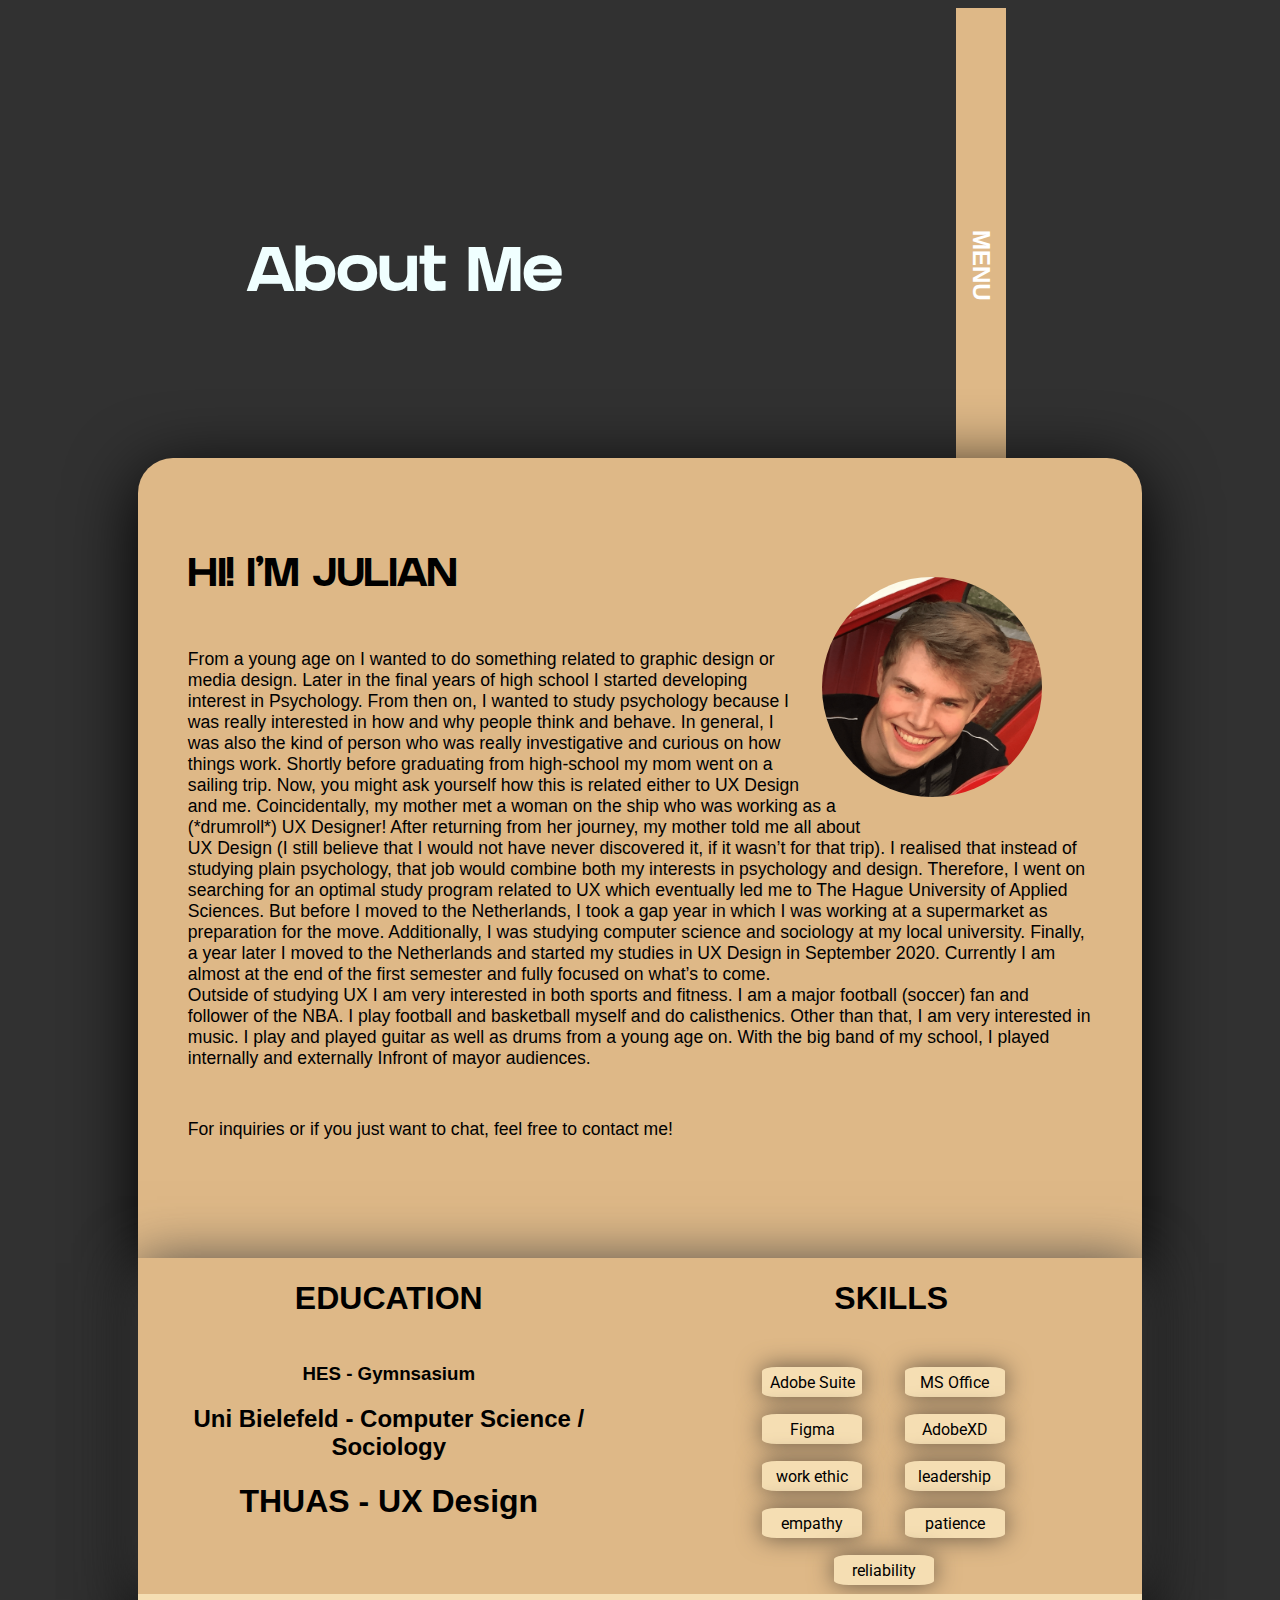
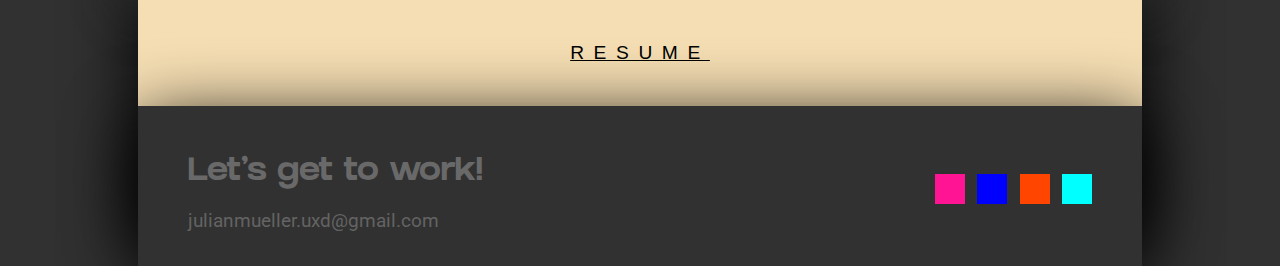
<file: aboutme.html>
<!DOCTYPE html>
<html>
    <head>
        <meta charset="utf-8">
        <title>JKM Portfolio - About Me</title>
        <link rel="stylesheet" href="aboutme.css">
        <meta name="viewport" content="width=device-width, initial-scale=1.0">
        <link href="https://fonts.googleapis.com/css2?family=Roboto:wght@400;500;700&display=swap" rel="stylesheet">
    </head>
    <body>
        <div class="titleCont">
            <div class="aboutMe">
                <h1 class="headerA">About Me</h1>
            </div>
            <div class="nav">
                <div class="bar">
                    <div class="menu">
                        <div class="links">
                            <h2 class="l"><span onclick="openM()">MENU</span></h2>
                        </div>
                    </div>
                </div>
            </div>
            <div id="yeet" class="menuOverlay">
                <a href="javascript:void(0)" class="closebtn" onclick="closeM()">&times;</a>
            <div class="menuLinks">
                <a href="index.html">HOME</a>
                <a href="index.html#content">PORTFOLIO</a>
                <a href="index.html#contact">CONTACT</a>
            </div>
            </div>
        <script>
            function openM () {
                    document.getElementById("yeet").style.height = "100%";
                }
                                        
            function closeM () {
                    document.getElementById("yeet").style.height = "0%";
                }
        </script>
        </div>
                <button id="button" onclick="toTop()" title="top"><div id="arrow">&#10132;</div></button>
        <script>
            mybutton = document.getElementById("button");

            window.onscroll = function() {scrollFunction()};

            function scrollFunction() {
                if (document.body.scrollTop > 20 || document.documentElement.scrollTop > 20) {
                 mybutton.style.display = "block";
                } else {
                    mybutton.style.display = "none";
                }
            }

            function toTop() {
                document.body.scrollTop = 0;
                document.documentElement.scrollTop = 0;
            }
        </script>
        <div class="content">
            <div class="box">
                <div class="intro">
                    <img src="pp.png" class="pp" sc>
                    <h1 class="header">HI! I'M JULIAN</h1>
                    <p class="text">From a young age on I wanted to do something related to graphic design or media design. Later in the final years of high school I started developing interest in Psychology. From then on, I wanted to study psychology because I was really interested in how and why people think and behave. In general, I was also the kind of person who was really investigative and curious on how things work. Shortly before graduating from high-school my mom went on a sailing trip. Now, you might ask yourself how this is related either to UX Design and me. Coincidentally, my mother met a woman on the ship who was working as a (*drumroll*) UX Designer! After returning from her journey, my mother told me all about UX Design (I still believe that I would not have never discovered it, if it wasn’t for that trip). I realised that instead of studying plain psychology, that job would combine both my interests in psychology and design. Therefore, I went on searching for an optimal study program related to UX which eventually led me to The Hague University of Applied Sciences. But before I moved to the Netherlands, I took a gap year in which I was working at a supermarket as preparation for the move. Additionally, I was studying computer science and sociology at my local university. Finally, a year later I moved to the Netherlands and started my studies in UX Design in September 2020. Currently I am almost at the end of the first semester and fully focused on what’s to come.<br>
                    Outside of studying UX I am very interested in both sports and fitness. I am a major football (soccer) fan and follower of the NBA. I play football and basketball myself and do calisthenics. Other than that, I am very interested in music. I play and played guitar as well as drums from a young age on. With the big band of my school, I played internally and externally Infront of mayor audiences.</p>
                    <p id="cont">For inquiries or if you just want to chat, feel free to contact me!</p>
                </div>
                <div class="eduskills">
                    <div class="edu">
                        <h1 class="edH">EDUCATION</h1>
                        <h3 class="edG">HES - Gymnsasium</h3>
                        <h2 class="edtext">Uni Bielefeld - Computer Science / Sociology</h2>
                        <h1 class="edtext">THUAS - UX Design</h1>
                    </div>
                    <div class="skills">
                        <h1 class="sk">SKILLS</h1>
                        <div class="ski">
                            <div class="skillIndex">
                                <p class="skill">Adobe Suite</p>
                            </div>
                            <div class="skillIndex">
                                <p class="skill">MS Office</p>
                            </div>
                            <div class="skillIndex">
                                <p class="skill">Figma</p>
                            </div>
                            <div class="skillIndex">
                                <p class="skill">AdobeXD</p>
                            </div>
                            <div class="skillIndex">
                                <p class="skill">work ethic</p>
                            </div>
                            <div class="skillIndex">
                                <p class="skill">leadership</p>
                            </div>
                            <div class="skillIndex">
                                <p class="skill">empathy</p>
                            </div>
                            <div class="skillIndex">
                            <p class="skill">patience</p>
                            </div>
                            <div class="skillIndex">
                                <p class="skill">reliability</p>
                            </div>
                        </div>
                    </div>
                </div>
                <div class="resume">
                    <div class="res">
                        <p class="r"><a href="Resume%20proto.pdf" target="_blank">RESUME</a></p>
                    </div>
                </div>
                <div class="social">
                    <div class="socialBox">
                        <div class="socialIcons">
                            <div class="twitter"></div>
                            <div class="insta"></div>
                            <div class="behance"></div>
                            <div class="dribbble"></div>
                        </div>
                        <h1 class="socialH">Let's get to work!</h1>
                        <p class="email"><a href="mailto:julianmueller.uxd@gmail.com" target="_blank">julianmueller.uxd@gmail.com</a></p>
                    </div>
                </div>
            </div>
        </div>
    </body>
</html>
</file>
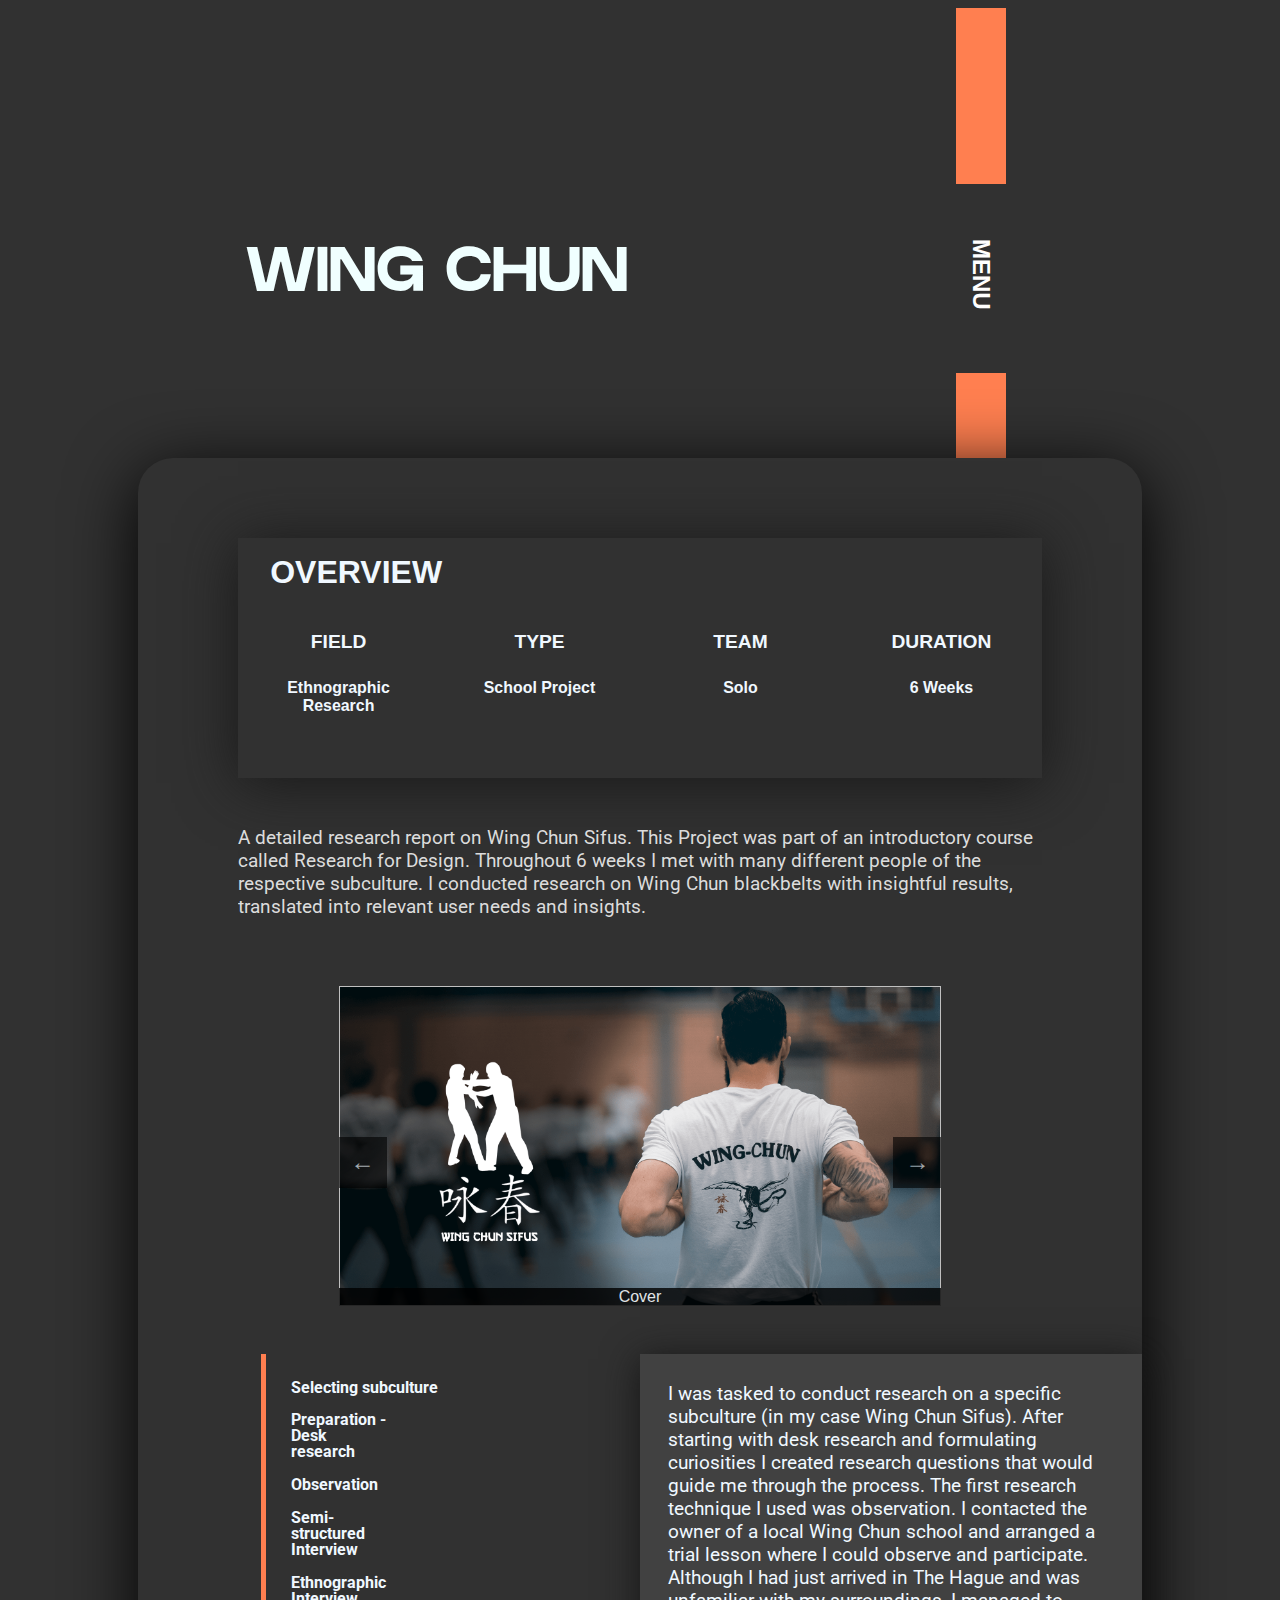
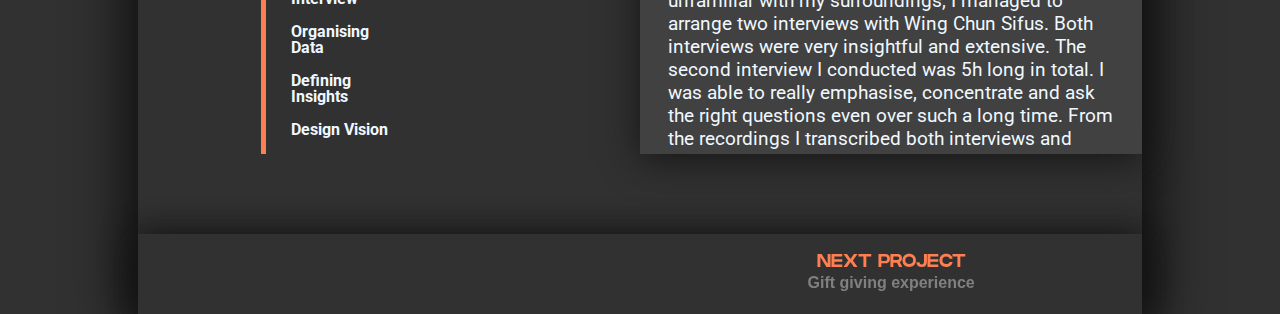
<file: project one.html>
<!DOCTYPE html>
<html>
    <head>
        <meta charset="utf-8">
        <title>JKM Portfolio - Project One</title>
        <link rel="stylesheet" href="project%20one.css">
        <meta name="viewport" content="width=device-width, initial-scale=1.0">
        <link href="https://fonts.googleapis.com/css2?family=Roboto:wght@400;500;700&display=swap" rel="stylesheet">
    </head>
    <body>
        <div id="yeet" class="menuOverlay">
            <a href="javascript:void(0)" class="closebtn" onclick="closeM()">&times;</a>
            <div class="menuLinks">
                <a href="index.html">HOME</a>
                <a href="aboutme.html">ABOUT ME</a>
                <a href="index.html#contact">CONTACT</a>
            </div>
        </div>
        <script>
            function openM () {
                    document.getElementById("yeet").style.height = "100%";
                }
                                        
            function closeM () {
                    document.getElementById("yeet").style.height = "0%";
                }
        </script>
        <div class="titleContent">
            <div class="projectOne">
                <h1 class="headerA">WING CHUN</h1>
            </div>
            <div class="nav">
                <div class="bar">
                    <div class="menu">
                        <div class="links">
                            <h2 class="l"><span onclick="openM()">MENU</span></h2>
                        </div>
                    </div>
                </div>
            </div>
        </div>
        <div class="content">
            <div class="box">
                <div class="overview">
                    <div class="ovCont">
                        <div class="ovHeader">
                            <h1 class="ovH">OVERVIEW</h1>
                        </div>
                        <div class="ovContent">
                            <div class="identity">
                                <h4 class="typeH">FIELD</h4>
                                <h5 class="type">Ethnographic Research</h5>
                            </div>
                            <div class="identity">
                                <h4 class="typeH">TYPE</h4>
                                <h5 class="type">School Project</h5>
                            </div>
                            <div class="identity">
                                <h4 class="typeH">TEAM</h4>
                                <h5 class="type">Solo</h5>
                            </div>
                            <div class="identity">
                                <h4 class="typeH">DURATION</h4>
                                <h5 class="type">6 Weeks</h5>
                            </div>
                        </div>
                    </div>
                </div>
                <div class="intro">
                    <div class="introContainer">
                        <p class="introtext">A detailed research report on Wing Chun Sifus. This Project was part of an introductory course called Research for Design. Throughout 6 weeks I met with many different people of the respective subculture. I conducted research on Wing Chun blackbelts with insightful results, translated into relevant user needs and insights.
                        </p>
                    </div>
                </div>
                <div class="pictures">
                    <div class="picContainer">
                        <div class="slide">
                            <img style="background-image: url(wing%20chun%20cover.png)">
                            <div class="imgDescr">Cover</div>
                        </div>
                        <div class="slide">
                            <img style="background-image: url(transcript1.png)">
                            <div class="imgDescr">Transcript - Semi-structured Interview</div>
                        </div>
                        <div class="slide">
                            <img style="background-image: url(transcript2.png)">
                            <div class="imgDescr">Rudimentary Transcript - Ethnographic Interview</div>
                        </div>
                        <div class="slide">
                            <img style="background-image: url(datacard.png)">
                            <div class="imgDescr">Datacard</div>
                        </div>
                        <div class="slide">
                            <img style="background-image: url(affinity.png)">
                            <div class="imgDescr">Affinity Diagram</div>
                        </div>
                        <div class="slide">
                            <img style="background-image: url(insights.png)">
                            <div class="imgDescr">Insights</div>
                        </div>
                           <div class="slide">
                            <img style="background-image: url(hmw.png)">
                            <div class="imgDescr">HMW questions + Sketches</div>
                        </div>
                        <a class="pre" onclick="nSlide(-1)">&#8592;</a>
                        <a class="ne" onclick="nSlide(1)">&#8594;</a>
                    </div>
                </div>
                <script>
                    var index = 1;
                    show(index);
                    
                    function nSlide(n) {
                        show(index += n);
                    }
                    
                    function show(n) {
                        var i;
                        var slides = document.getElementsByClassName("slide");
                        
                        if (n > slides.length) {
                            index = 1
                        }
                        if (n < 1) {
                            index = slides.length
                        }
                        for (i = 0; i < slides.length; i++) {
                            slides[i].style.display = "none";
                        }
                        slides[index-1].style.display = "block";
                    }
                </script>
                <div class="details">
                    <div class="timelineContainer">
                        <div class="timeline"></div>
                        <div class="teContainer">
                            <h5 class="indiTop">Selecting subculture</h5>
                            <h5 class="indi">Preparation - Desk research</h5>
                            <h5 class="indi">Observation</h5>
                            <h5 class="indi">Semi-structured Interview</h5>
                            <h5 class="indi">Ethnographic Interview</h5>
                            <h5 class="indi">Organising Data</h5>
                            <h5 class="indi">Defining Insights</h5>
                            <h5 class="indi">Design Vision</h5>
                        </div>
                    </div>
                    <div class="explanationContainer">
                        <p class="eP">I was tasked to conduct research on a specific subculture (in my case Wing Chun Sifus). After starting with desk research and formulating curiosities I created research questions that would guide me through the process. The first research technique I used was observation. I contacted the owner of a local Wing Chun school and arranged a trial lesson where I could observe and participate. Although I had just arrived in The Hague and was unfamiliar with my surroundings, I managed to arrange two interviews with Wing Chun Sifus. Both interviews were very insightful and extensive. The second interview I conducted was 5h long in total. I was able to really emphasise, concentrate and ask the right questions even over such a long time. 
                        From the recordings I transcribed both interviews and made affinity diagrams combining the findings. I used the diagram to identify clusters and connections. Then I translated the data gathered into relative insights. Lastly, I used these insights to formulate HMW questions which I translated into design directions. This concluded the first part of the course.</p>
                    </div>
                </div>
                <div class="nextUp">
                    <div class="skipContainer">
                        <div class="goBack">
                        </div>
                        <div class="next">
                            <div class="nC">
                                <h3 class="nextPro">NEXT PROJECT</h3>
                            </div>
                            <div class="pC">
                                <h4 class="proj"><a href="project%20two.html">Gift giving experience</a></h4>
                            </div>
                        </div>
                    </div>
                </div>
            </div>
        </div>
    </body>
</html>
</file>
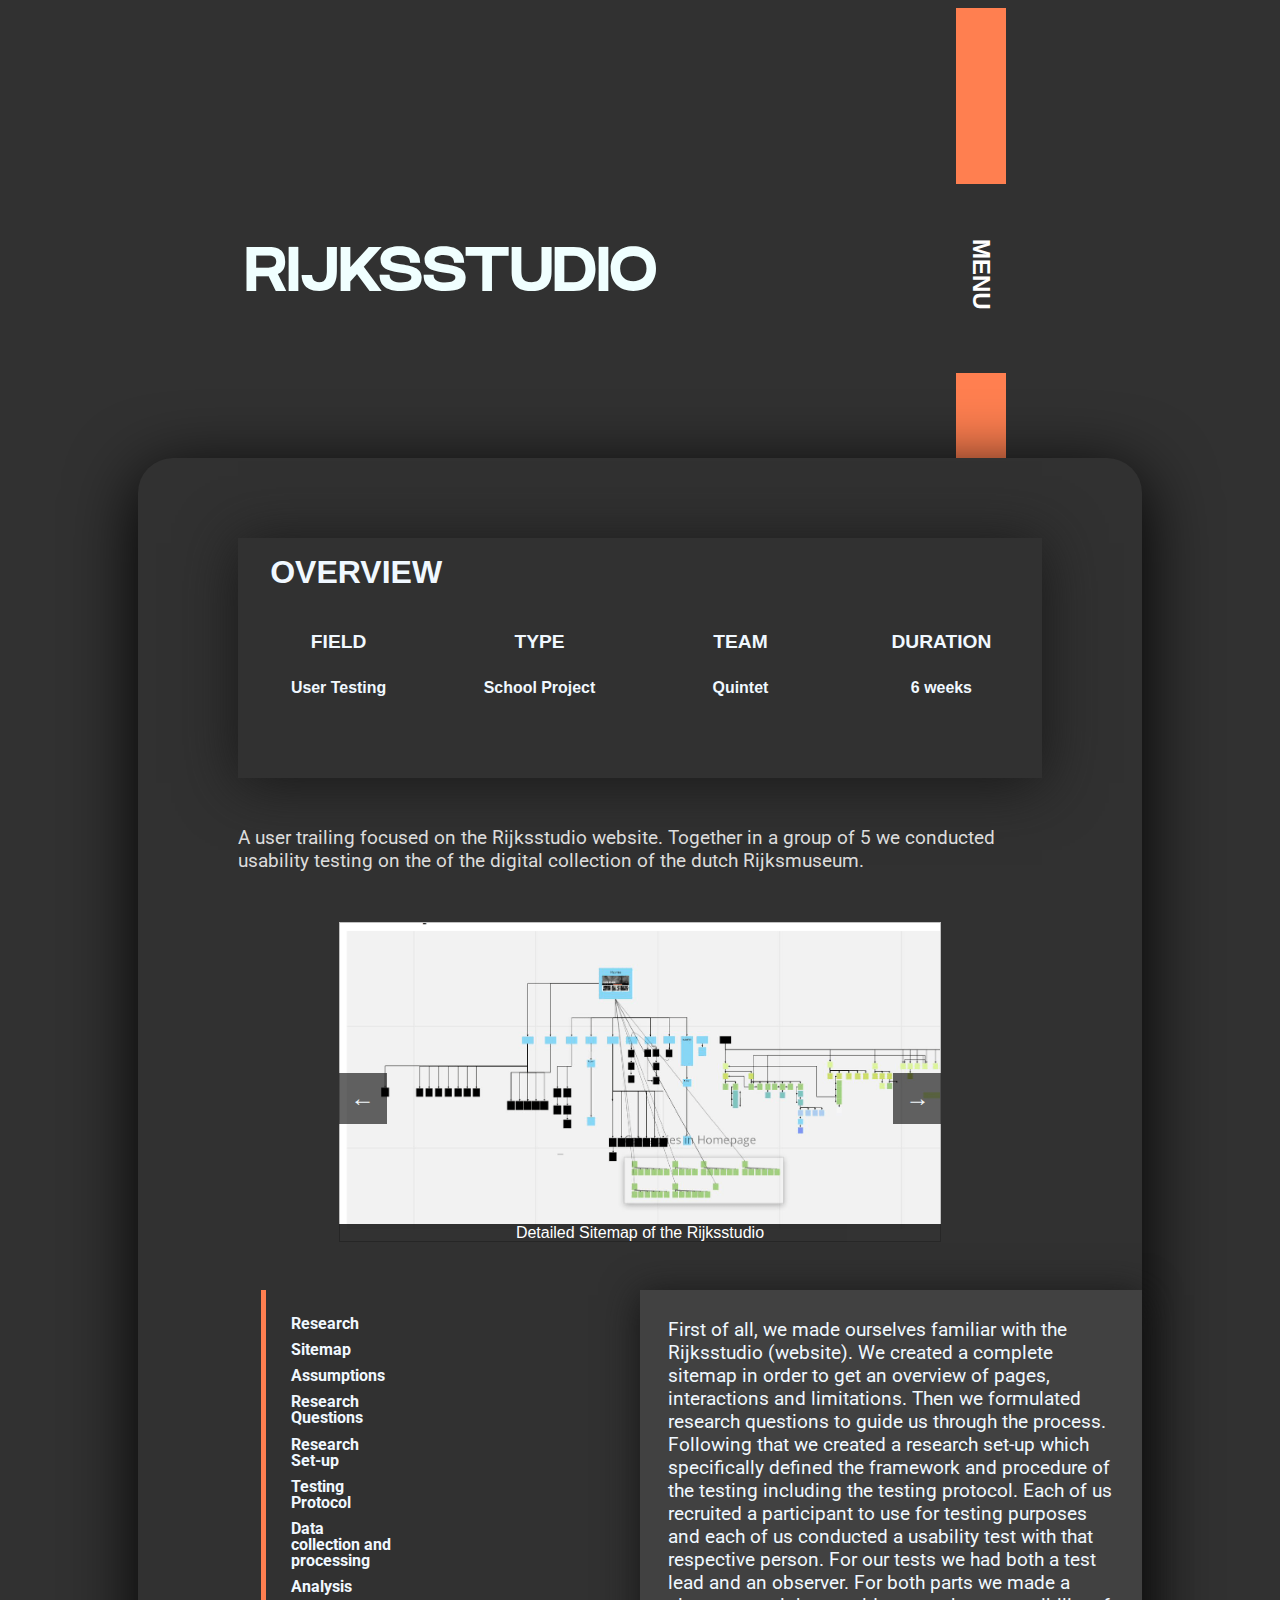
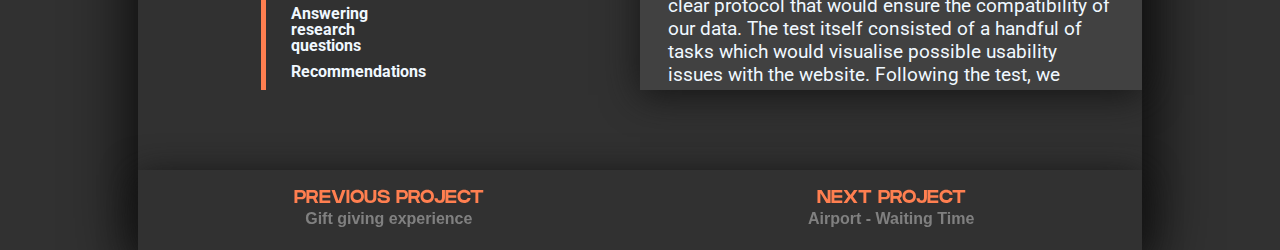
<file: project three.html>
<!DOCTYPE html>
<html>
    <head>
        <meta charset="utf-8">
        <title>JKM Portfolio - Project Three</title>
        <link rel="stylesheet" href="project%20three.css">
        <meta name="viewport" content="width=device-width, initial-scale=1.0">
        <link href="https://fonts.googleapis.com/css2?family=Roboto:wght@400;500;700&display=swap" rel="stylesheet">
    </head>
    <body>
        <div id="yeet" class="menuOverlay">
            <a href="javascript:void(0)" class="closebtn" onclick="closeM()">&times;</a>
            <div class="menuLinks">
                <a href="index.html">HOME</a>
                <a href="aboutme.html">ABOUT ME</a>
                <a href="index.html#contact">CONTACT</a>
            </div>
        </div>
        <script>
            function openM () {
                    document.getElementById("yeet").style.height = "100%";
                }
                                        
            function closeM () {
                    document.getElementById("yeet").style.height = "0%";
                }
        </script>
        <div class="titleContent">
            <div class="projectOne">
                <h1 class="headerA">RIJKSSTUDIO</h1>
            </div>
            <div class="nav">
                <div class="bar">
                    <div class="menu">
                        <div class="links">
                            <h2 class="l"><span onclick="openM()">MENU</span></h2>
                        </div>
                    </div>
                </div>
            </div>
        </div>
        <div class="content">
            <div class="box">
                <div class="overview">
                    <div class="ovCont">
                        <div class="ovHeader">
                            <h1 class="ovH">OVERVIEW</h1>
                        </div>
                        <div class="ovContent">
                            <div class="identity">
                                <h4 class="typeH">FIELD</h4>
                                <h5 class="type">User Testing</h5>
                            </div>
                            <div class="identity">
                                <h4 class="typeH">TYPE</h4>
                                <h5 class="type">School Project</h5>
                            </div>
                            <div class="identity">
                                <h4 class="typeH">TEAM</h4>
                                <h5 class="type">Quintet</h5>
                            </div>
                            <div class="identity">
                                <h4 class="typeH">DURATION</h4>
                                <h5 class="type">6 weeks</h5>
                            </div>
                        </div>
                    </div>
                </div>
                <div class="intro">
                    <div class="introContainer">
                        <p class="introtext">A user trailing focused on the Rijksstudio website. Together in a group of 5 we conducted usability testing on the of the digital collection of the dutch Rijksmuseum. </p>
                    </div>
                </div>
                <div class="pictures">
                    <div class="picContainer">
                        <div class="slide">
                            <img style="background-image: url(sitemap.png)">
                            <div class="imgDescr">Detailed Sitemap of the Rijksstudio</div>
                        </div>
                        <div class="slide">
                            <img style="background-image: url(interaction.png)">
                            <div class="imgDescr">Interaction possibilities </div>
                        </div>
                        <div class="slide">
                            <img style="background-image: url(researchquestions.png)">
                            <div class="imgDescr">Research questions</div>
                        </div>
                        <div class="slide">
                            <img style="background-image: url(tasks.png)">
                            <div class="imgDescr">Tasks</div>
                        </div>
                        <div class="slide">
                            <img style="background-image: url(protocol.png)">
                            <div class="imgDescr">Expert of the Protocol</div>
                        </div>
                        <div class="slide">
                            <img style="background-image: url(transcriptUT.png)">
                            <div class="imgDescr">Protocol of the Video Recording</div>
                        </div>
                        <div class="slide">
                            <img style="background-image: url(overviewAnalysis.png)">
                            <div class="imgDescr">Overview and analysis of the data</div>
                        </div>
                        <div class="slide">
                            <img style="background-image: url(recommendations.png)">
                            <div class="imgDescr">Recommendations</div>
                        </div>
                        <a class="pre" onclick="nSlide(-1)">&#8592;</a>
                        <a class="ne" onclick="nSlide(1)">&#8594;</a>
                    </div>
                </div>
                <script>
                    var index = 1;
                    show(index);
                    
                    function nSlide(n) {
                        show(index += n);
                    }
                    
                    function show(n) {
                        var i;
                        var slides = document.getElementsByClassName("slide");
                        
                        if (n > slides.length) {
                            index = 1
                        }
                        if (n < 1) {
                            index = slides.length
                        }
                        for (i = 0; i < slides.length; i++) {
                            slides[i].style.display = "none";
                        }
                        slides[index-1].style.display = "block";
                    }
                </script>
                <div class="details">
                    <div class="timelineContainer">
                        <div class="timeline"></div>
                        <div class="teContainer">
                            <h5 class="indiTop">Research</h5>
                            <h5 class="indi">Sitemap</h5>
                            <h5 class="indi">Assumptions</h5>
                            <h5 class="indi">Research Questions</h5>
                            <h5 class="indi">Research Set-up</h5>
                            <h5 class="indi">Testing Protocol</h5>
                            <h5 class="indi">Data collection and processing</h5>
                            <h5 class="indi">Analysis</h5>
                            <h5 class="indi">Answering research questions</h5>
                            <h5 class="indi">Recommendations</h5>
                        </div>
                    </div>
                    <div class="explanationContainer">
                        <p class="eP">First of all, we made ourselves familiar with the Rijksstudio (website). We created a complete sitemap in order to get an overview of pages, interactions and limitations. Then we formulated research questions to guide us through the process. Following that we created a research set-up which specifically defined the framework and procedure of the testing including the testing protocol. Each of us recruited a participant to use for testing purposes and each of us conducted a usability test with that respective person. For our tests we had both a test lead and an observer. For both parts we made a clear protocol that would ensure the compatibility of our data. The test itself consisted of a handful of tasks which would visualise possible usability issues with the website. Following the test, we planned interviews in order to get more insights and opinions from the participants.
                        In order to combine our data, we created special diagrams, lists and tables fitting the purpose of each research question. This made analysing the data a lot more efficient. We took the combined and interpreted findings to answer our research questions posed in the beginning. Lastly, we wrote recommendations for changes that would be vital for the betterment of the usability of the website.</p>
                    </div>
                </div>
                <div class="nextUp">
                    <div class="skipContainer">
                        <div class="goBack">
                            <div class="nC">
                                <h3 class="previousPro">PREVIOUS PROJECT</h3>
                            </div>
                            <div class="pC">
                                <h4 class="pproj"><a href="project%20two.html">Gift giving experience</a></h4>
                            </div>
                        </div>
                        <div class="next">
                            <div class="nC">
                                <h3 class="nextPro">NEXT PROJECT</h3>
                            </div>
                            <div class="pC">
                                <h4 class="nproj"><a href="project%20four.html">Airport - Waiting Time</a></h4>
                            </div>
                        </div>
                    </div>
                </div>
            </div>
        </div>
    </body>
</html>
</file>
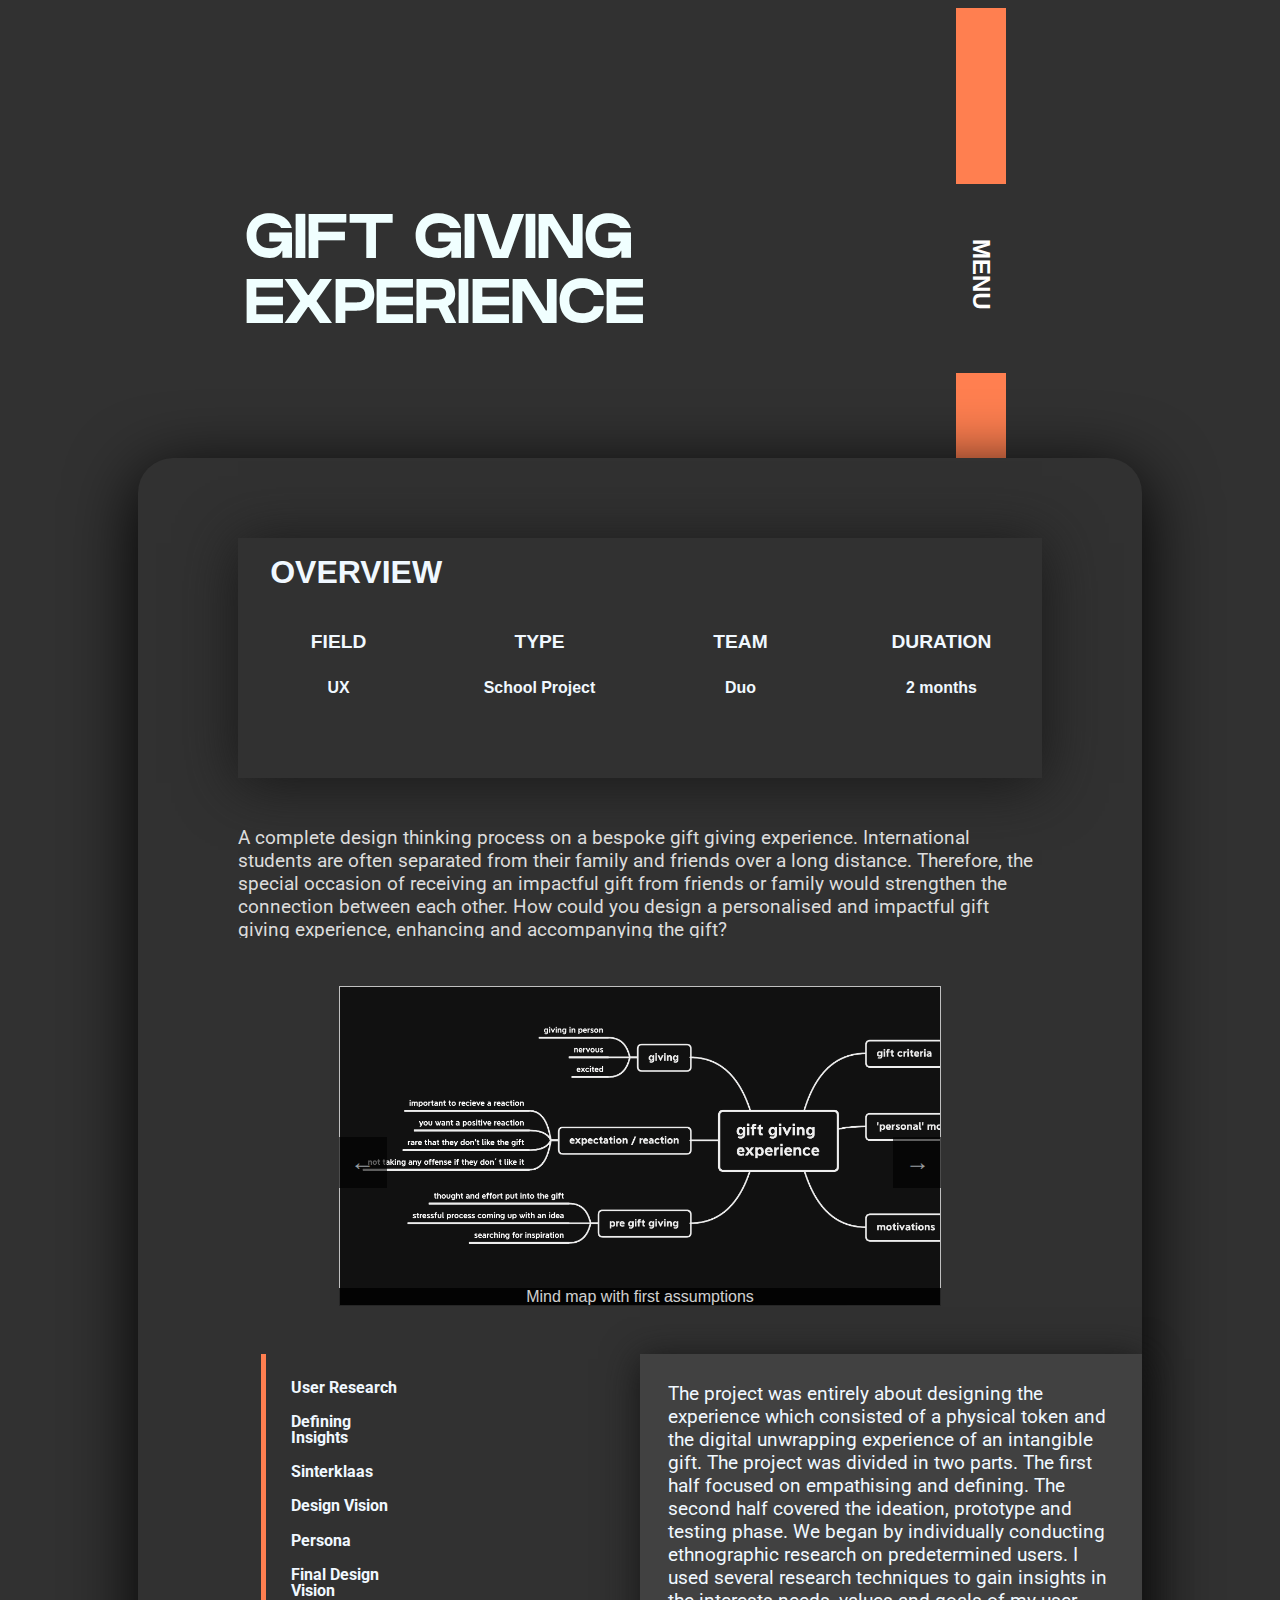
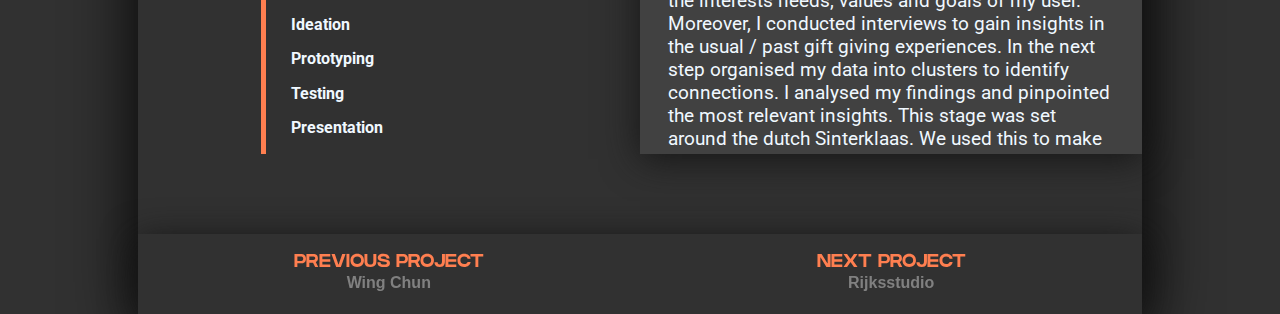
<file: project two.html>
<!DOCTYPE html>
<html>
    <head>
        <meta charset="utf-8">
        <title>JKM Portfolio - Project Two</title>
        <link rel="stylesheet" href="project%20two.css">
        <meta name="viewport" content="width=device-width, initial-scale=1.0">
        <link href="https://fonts.googleapis.com/css2?family=Roboto:wght@400;500;700&display=swap" rel="stylesheet">
    </head>
    <body>
        <div id="yeet" class="menuOverlay">
            <a href="javascript:void(0)" class="closebtn" onclick="closeM()">&times;</a>
            <div class="menuLinks">
                <a href="index.html">HOME</a>
                <a href="aboutme.html">ABOUT ME</a>
                <a href="index.html#contact">CONTACT</a>
            </div>
        </div>
        <script>
            function openM () {
                    document.getElementById("yeet").style.height = "100%";
                }
                                        
            function closeM () {
                    document.getElementById("yeet").style.height = "0%";
                }
        </script>
        <div class="titleContent">
            <div class="projectOne">
                <h1 class="headerA">GIFT GIVING EXPERIENCE</h1>
            </div>
            <div class="nav">
                <div class="bar">
                    <div class="menu">
                        <div class="links">
                            <h2 class="l"><span onclick="openM()">MENU</span></h2>
                        </div>
                    </div>
                </div>
            </div>
        </div>
        <div class="content">
            <div class="box">
                <div class="overview">
                    <div class="ovCont">
                        <div class="ovHeader">
                            <h1 class="ovH">OVERVIEW</h1>
                        </div>
                        <div class="ovContent">
                            <div class="identity">
                                <h4 class="typeH">FIELD</h4>
                                <h5 class="type">UX</h5>
                            </div>
                            <div class="identity">
                                <h4 class="typeH">TYPE</h4>
                                <h5 class="type">School Project</h5>
                            </div>
                            <div class="identity">
                                <h4 class="typeH">TEAM</h4>
                                <h5 class="type">Duo</h5>
                            </div>
                            <div class="identity">
                                <h4 class="typeH">DURATION</h4>
                                <h5 class="type">2 months</h5>
                            </div>
                        </div>
                    </div>
                </div>
                <div class="intro">
                    <div class="introContainer">
                        <p class="introtext">A complete design thinking process on a bespoke gift giving experience. International students are often separated from their family and friends over a long distance. Therefore, the special occasion of receiving an impactful gift from friends or family would strengthen the connection between each other. How could you design a personalised and impactful gift giving experience, enhancing and accompanying the gift? 
                        </p>
                    </div>
                </div>
                <div class="pictures">
                    <div class="picContainer">
                        <div class="slide">
                            <img style="background-image: url(gift%20giving%20experience.png)">
                            <div class="imgDescr">Mind map with first assumptions</div>
                        </div>
                        <div class="slide">
                            <img style="background-image: url(transcriptBSP.png)">
                            <div class="imgDescr">Rudimentary Transcript - Ethnographic Interview </div>
                        </div>
                        <div class="slide">
                            <img style="background-image: url(diagramBSP.png)">
                            <div class="imgDescr">Data Overview</div>
                        </div>
                        <div class="slide">
                            <img style="background-image: url(insightsBSP.png)">
                            <div class="imgDescr">Insights</div>
                        </div>
                        <div class="slide">
                            <img style="background-image: url(portraitBSP.png)">
                            <div class="imgDescr">User Portrait</div>
                        </div>
                        <div class="slide">
                            <img style="background-image: url(personaBSP.png)">
                            <div class="imgDescr">Persona</div>
                        </div>
                        <div class="slide">
                            <img style="background-image: url(concept.png)">
                            <div class="imgDescr">Concept</div>
                        </div>
                        <div class="slide">
                            <img style="background-image: url(draft%20prototype.png)">
                            <div class="imgDescr">First draft</div>
                        </div>
                        <div class="slide">
                            <img style="background-image: url(final%20prototype.png)">
                            <div class="imgDescr">Final prototype</div>
                        </div>
                        <div class="slide">
                            <img style="background-image: url(exerpt%20prototype.png)">
                            <div class="imgDescr">Exerpt 1</div>
                        </div>
                        <div class="slide">
                            <img style="background-image: url(expert%20prototype%202.png)">
                            <div class="imgDescr">Exerpt 2</div>
                        </div>
                        <a class="pre" onclick="nSlide(-1)">&#8592;</a>
                        <a class="ne" onclick="nSlide(1)">&#8594;</a>
                    </div>
                </div>
                <script>
                    var index = 1;
                    show(index);
                    
                    function nSlide(n) {
                        show(index += n);
                    }
                    
                    function show(n) {
                        var i;
                        var slides = document.getElementsByClassName("slide");
                        
                        if (n > slides.length) {
                            index = 1
                        }
                        if (n < 1) {
                            index = slides.length
                        }
                        for (i = 0; i < slides.length; i++) {
                            slides[i].style.display = "none";
                        }
                        slides[index-1].style.display = "block";
                    }
                </script>
                <div class="details">
                    <div class="timelineContainer">
                        <div class="timeline"></div>
                        <div class="teContainer">
                            <h5 class="indiTop">User Research</h5>
                            <h5 class="indi">Defining Insights</h5>
                            <h5 class="indi">Sinterklaas</h5>
                            <h5 class="indi">Design Vision</h5>
                            <h5 class="indi">Persona</h5>
                            <h5 class="indi">Final Design Vision</h5>
                            <h5 class="indi">Ideation</h5>
                            <h5 class="indi">Prototyping</h5>
                            <h5 class="indi">Testing</h5>
                            <h5 class="indi">Presentation</h5>
                        </div>
                    </div>
                    <div class="explanationContainer">
                        <p class="eP">The project was entirely about designing the experience which consisted of a physical token and the digital unwrapping experience of an intangible gift. The project was divided in two parts. The first half focused on empathising and defining. The second half covered the ideation, prototype and testing phase. We began by individually conducting ethnographic research on predetermined users. I used several research techniques to gain insights in the interests needs, values and goals of my user. Moreover, I conducted interviews to gain insights in the usual / past gift giving experiences. In the next step organised my data into clusters to identify connections. I analysed my findings and pinpointed the most relevant insights. This stage was set around the dutch Sinterklaas. We used this to make surprises for our users based on the insights we gathered. Therefore, we could translate our insights into the gift and unwrapping experience and put our knowledge and findings to the test. Similar to the ultimate assignment the actual wrapping of the gift was more important than the gift in itself. After the intermission/test of the ‘sint’ I went on creating a user portrait. Lastly, I defined a design vision for the gift giving experience for my user. This concluded the first part of the process. 
                        Together with my design team partner we combined both our data into a fitting persona that would be the foundation for our final gift giving experience. We formulated a design vision that would guide us through the ideation and prototyping phase. From the design vision we formulated HMW questions. I used several creative techniques in order to diverge and create a lot of ideas in order to answer the problems and needs the HMW posed. After sketching a range of ideas, I combined multiple ideas into several gift giving experience concepts. I converge these concepts into three draft concepts which I compared with my design team partner. We combined both our ideas into three final draft concepts. Additionally, we worked out and implemented dramatic arcs for each. Following that we evaluated our concepts and picked one of them to be our final concept to improve on and execute. Before we began digitally prototyping, we individually created paper prototypes to test and evaluate the interaction quality of our concepts. By again first combining the ideas of our paper prototypes we went on individually creating the first drafts of our digital draft prototypes in AdobeXD. Based on both our prototypes we combined them into a whole new iteration of the digital unwrapping. To improve our final prototype, we conducted user tests to help us identify flaws as well as strengths. We merged out flaws accordingly and prepared for the final stage. We concluded the project with a presentation of our work at a digital expo. </p>
                    </div>
                </div>
                <div class="nextUp">
                    <div class="skipContainer">
                        <div class="goBack">
                            <div class="nC">
                                <h3 class="previousPro">PREVIOUS PROJECT</h3>
                            </div>
                            <div class="pC">
                                <h4 class="pproj"><a href="project%20one.html">Wing Chun</a></h4>
                            </div>
                        </div>
                        <div class="next">
                            <div class="nC">
                                <h3 class="nextPro">NEXT PROJECT</h3>
                            </div>
                            <div class="pC">
                                <h4 class="nproj"><a href="project%20three.html">Rijksstudio</a></h4>
                            </div>
                        </div>
                    </div>
                </div>
            </div>
        </div>
    </body>
</html>
</file>
<file: aboutme.css>
body {
    background-color: #313131;
}

a:link {
    color: inherit;
    text-decoration: none;
}

a:visited {
    color: inherit;
}


/*Title*/

.titleCont {
    display: flex;
    width: 100%;
    height: 60vh;
/*    background-image: linear-gradient(rgba(0, 0, 0, 0.5), rgba(0, 0, 0, 0.5)), url("M6tL2a8.png");*/
    background-attachment: fixed;
    background-position: center;
    background-repeat: no-repeat;
    background-size: cover;
    position: relative;
}

.aboutMe {
    width: 75%;
    height: 100%;
    display: flex;
    align-items: center;
/*    background-color: antiquewhite;*/
}

.headerA {
    font-size: 7vh;
    margin-left: 25%;
    font-family: GRIFTER, sans-serif;
    color: azure;
}

@font-face {
    font-family: GRIFTER;
    src: url(GRIFTER.woff);
}


.nav {
    width: 25%;
    height: 100%;
/*    background-color: dodgerblue;*/
}

.bar {
    width: 50px;
    height: 100%;
    background-color: burlywood;
    display: flex;
    align-items: center;
}

.menu {
    width: 100%;
    height: 35%;
    background-color: none;
    display: flex;
    align-items: center;
}

.links {
    width: 100%;
    height: 60%;
/*    background-color: orangered;*/
}

.l {
    padding: 0%;
    color: white;
    transform: rotate(90deg);
    font-family: Avenir, sans-serif;
    cursor: pointer;
}

h2.l:hover {
    color: darkslategrey;
}


/*Overlay Menu*/

.menuOverlay {
    height: 0%;
    width: 100%;
    position: fixed;
    z-index: 5;
    left: 0%;
    right: 0%;
    background-color: #1D1D1D;
    opacity: 90%;
    overflow-x: hidden;
    transition: 0.5s;
}

.menuLinks {
    position: relative;
    top: 30%;
    width: 100%;
    text-align: center;
    margin-top: 3%;
}

.menuLinks a {
    padding: 0.5%;
    text-decoration: none;
    font-size: 40px;
    color:  white;
    display: block;
    font-family: GRIFTER, sans-serif;
}

.menuLinks a:hover {
    color: burlywood;
}

.menuOverlay .closebtn {
    position: absolute;
    top: 10%;
    right: 10%;
    font-size: 50px;
    color: azure;
}

.menuOverlay .closebtn:hover {
    color: coral;
}


/*Button*/

#button {
    display: none;
    bottom: 50px;
    right: 55px;
    position: fixed;
    z-index: 10;
    background-color: burlywood;
    border: none;
    color: aliceblue;
    padding: 15px;
    transform: rotate(45deg);
    opacity: 75%;
}

#arrow {
    transform: rotate(-135deg)
}

#button:hover {
    background-color: #D1C3B1;
}

@font-face {
    font-family: GRIFTER;
    src: url(GRIFTER.woff);
}


/*Content*/

.content {
    display: flex;
    justify-content: center;
}

.box {
    margin-top: -7%;
    width: 78.5%;
    height: 85rem;
    border: 1px;
    border-top-left-radius: 35px;
    border-top-right-radius: 35px;
    box-shadow: 1px 15px 70px #000000;
    background-color: burlywood;
/*    background-color: #313131;*/
    position: absolute;
}

.intro {
    margin-top: 3em;
    width: 100%;
    height: 47em;
    background-color: burlywood;
}


.header {
    padding-top: 5%;
    font-size: 2.5em;
    font-family: GRIFTER, sans-serif;
    margin-left: 5%;
}

@media screen and (min-width: 1700px) {
    .text {
        font-size: 1.5em;
        margin-left: 5%;
        margin-right: 5%;
        margin-top: 0%;
        font-family: Avenir, sans-serif;
    }
}

#cont {
    font-size: 1.1em;
    margin-left: 5%;
    margin-top: 2%;
    margin-right: 5%;
    font-family: Avenir, sans-serif;
}

.pp {
    margin-right: 10%;
    margin-left: 4%;
    margin-bottom: 4%;
    float: right;
    width: 220px;
    height: 220px;
    margin-top: 7%;
    shape-outside: circle();
    background-color: aqua;
    border-radius: 50%;
}



/*Education and Skills*/

.eduskills {
    display: flex;
    width: 100%;
    height: 21em;
    box-shadow: 0px 5px 55px #414141;
}

.edu {
    font-family: Avenir, sans-serif;
    font-weight: bold;
    text-align: center;
    width: 50%;
    height: 100%;
/*    background-color: bisque;*/
}

.skills {
    width: 50%;
    height: 100%;
/*    background-color: aliceblue;*/
}


.sk {
    font-family: Avenir, sans-serif;
    font-weight: bold;
    text-align: center;
}

.ski {
    display: flex;
    justify-content: center;
    margin-top: 10%;
    margin-left: 20%;
    flex-wrap: wrap;
    width: 59%;  
}

.skillIndex {
    margin-left: 5%;
    margin-right: 5%;
    margin-bottom: 4%;
    width: 100px;
    height: 30px;
    background-color: wheat;
    border-radius: 15%;
    box-shadow: 0px 0px 25px #675846;
    display: flex;
    align-items: center;
    justify-content: center;
}

.skill {
/*    margin: 5%;*/
    text-align: center;
    font-family: Roboto, sans-serif;
}



/*Resume*/

.resume {
    position: relative;
    display: flex;
    justify-content: center;
    width: 100%;
    height: 7em;
    background-color: wheat;
}

.res {
    height: 50%;
    align-self: center;
}

.r {
    text-align: center;
    font-size: 1.2em;
    font-family:  sans-serif;
    letter-spacing: 0.5em;
    text-decoration: underline;
}

p.r:hover {
    color: dimgray;
}


/*Socials*/

.social {
    display: flex;
    justify-content: center;
}

.socialBox {
    width: 100%;
    height: 10em;
    box-shadow: 1px 15px 70px #000000;
    background-color: #313131;
    position: absolute;
    z-index: 1;
}

.socialH {
    margin: 5%;
    margin-bottom: 0%;
    font-family: GRIFTER, sans-serif;
    color: dimgrey;
    font-weight: heavy;
    align-self: flex-end;
}

h1.socialH:hover {
    color: coral;
}

.email {
    margin-left: 5%;
    font-size: 1.2em;
    font-family: Roboto, sans-serif;
    color: dimgray;
    opacity: 90%;
}

.email:hover {
    color: coral;
}

.socialIcons {
    margin-top: 7.5vh;
    margin-right: 5%;
    width: 25%;
    float: right;
}

.twitter {
    float: inherit;
    height: 30px;
    width: 30px;
    background-color: aqua;
}

.insta {
    margin-right: 5%;
    float: inherit;
    height: 30px;
    width: 30px;
    background-color: orangered;
}

.behance {
    margin-right: 5%;
    float: inherit;
    height: 30px;
    width: 30px;
    background-color: blue;
}

.dribbble {
    margin-right: 5%;
    float: inherit;
    height: 30px;
    width: 30px;
    background-color: deeppink;
}



/*Media quarries for visibility*/

@media screen and (max-width: 1200px) {
.intro {
    overflow: scroll;
    }
}

@media screen and (max-width: 470px) {
    .header {
        font-size: 1.5em;
    }
}

@media screen and (max-width: 1200px) {
    .header {
        font-size: 2em;
    }
}

@media screen and (max-width: 400px) {
    .header {
        font-size: 1em;
    }
}

@media screen and (max-width: 600px) {
    .sub {
        font-size: 1.2em;
    }
}

@media screen and (max-width: 1200px) {
    .sub {
        font-size: 1.3em;
    }
}

@media screen and (max-width: 550px) {
    .sub {
        font-size: 1em;
    }
}

@media screen and (max-width: 1250px) {
.text {
    font-size: 1em;
    margin: 5%;
    font-family: Avenir, sans-serif;
}
}

@media screen and (max-width: 1500px) {
.text {
    font-size: 1.1em;
    margin: 5%;
    font-family: Avenir, sans-serif;
    }
}

@media screen and (min-width: 1501px) {
    .text {
        font-size: 1.4em;
        margin-left: 5%;
        margin-top: 3%;
        margin-right: 5%;
        font-family: Avenir, sans-serif;
    }
}

@media screen and (max-width: 600px) {
    .pp {
        display: none;
    }
}
@media screen and (max-width: 630px) {
    .eduskills {
        height: 25em;
    }
}
@media screen and (max-width: 550px) {
    .edu {
        overflow: scroll;
        font-size: 0.8em;
    }
}

@media screen and (max-width: 450px) {
    .edu {
        font-size: 0.6em;
    }
}

@media screen and (min-width: 1000px) {
    .edG {
        padding-top: 5%;
    }
}
@media screen and (max-width: 1400px) {
    .edtext {
        padding-left: 5%;
        padding-right: 5%;
    }
}
@media screen and (max-width: 550px) {
    .sk {
        font-size: 1.5em;
    }
}

@media screen and (max-width: 450px) {
    .sk {
        font-size: 1em;
    }
}
@media screen and (max-width: 1850px) {
    .ski {
        margin-top: 10%;
        margin-left: 6%;
        width: 85%; 
    }
}
@media screen and (max-width: 1100px) {
    .skillIndex {
        margin: 1%;
    }
}
</file>
